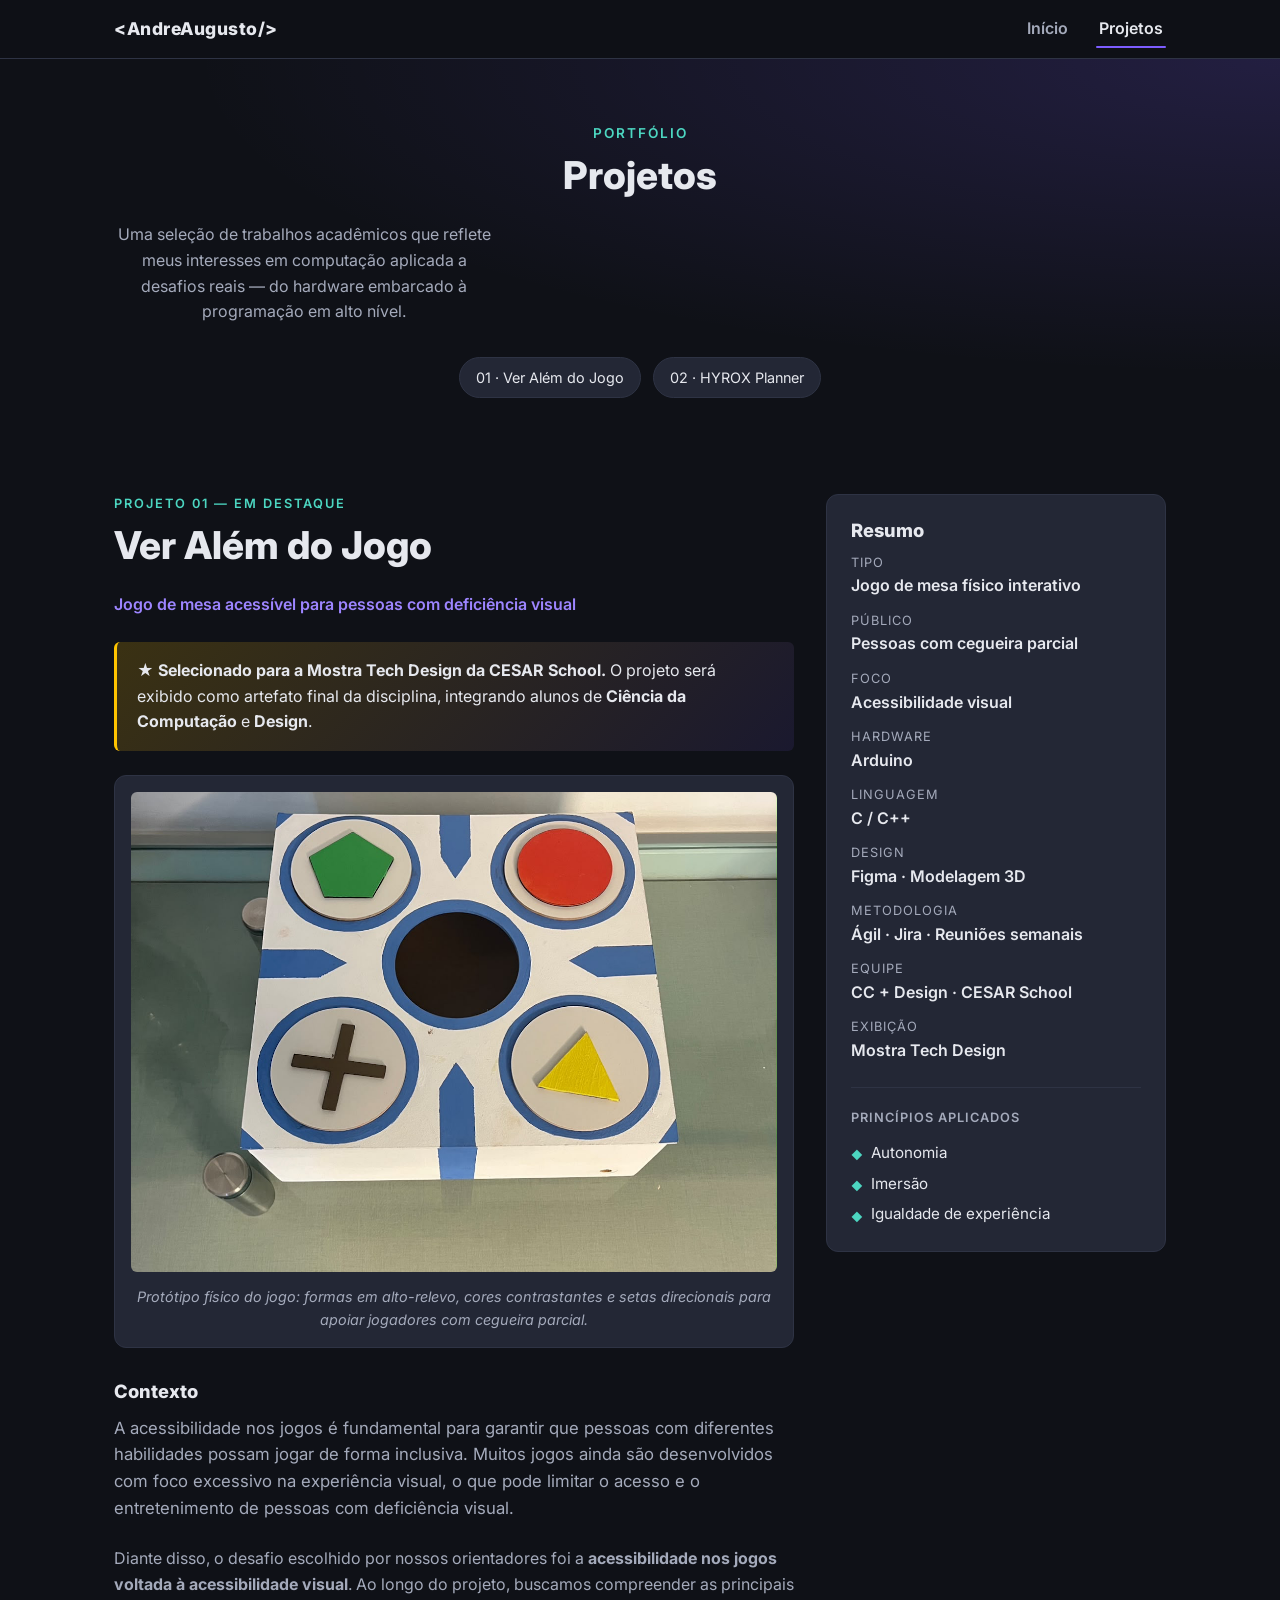
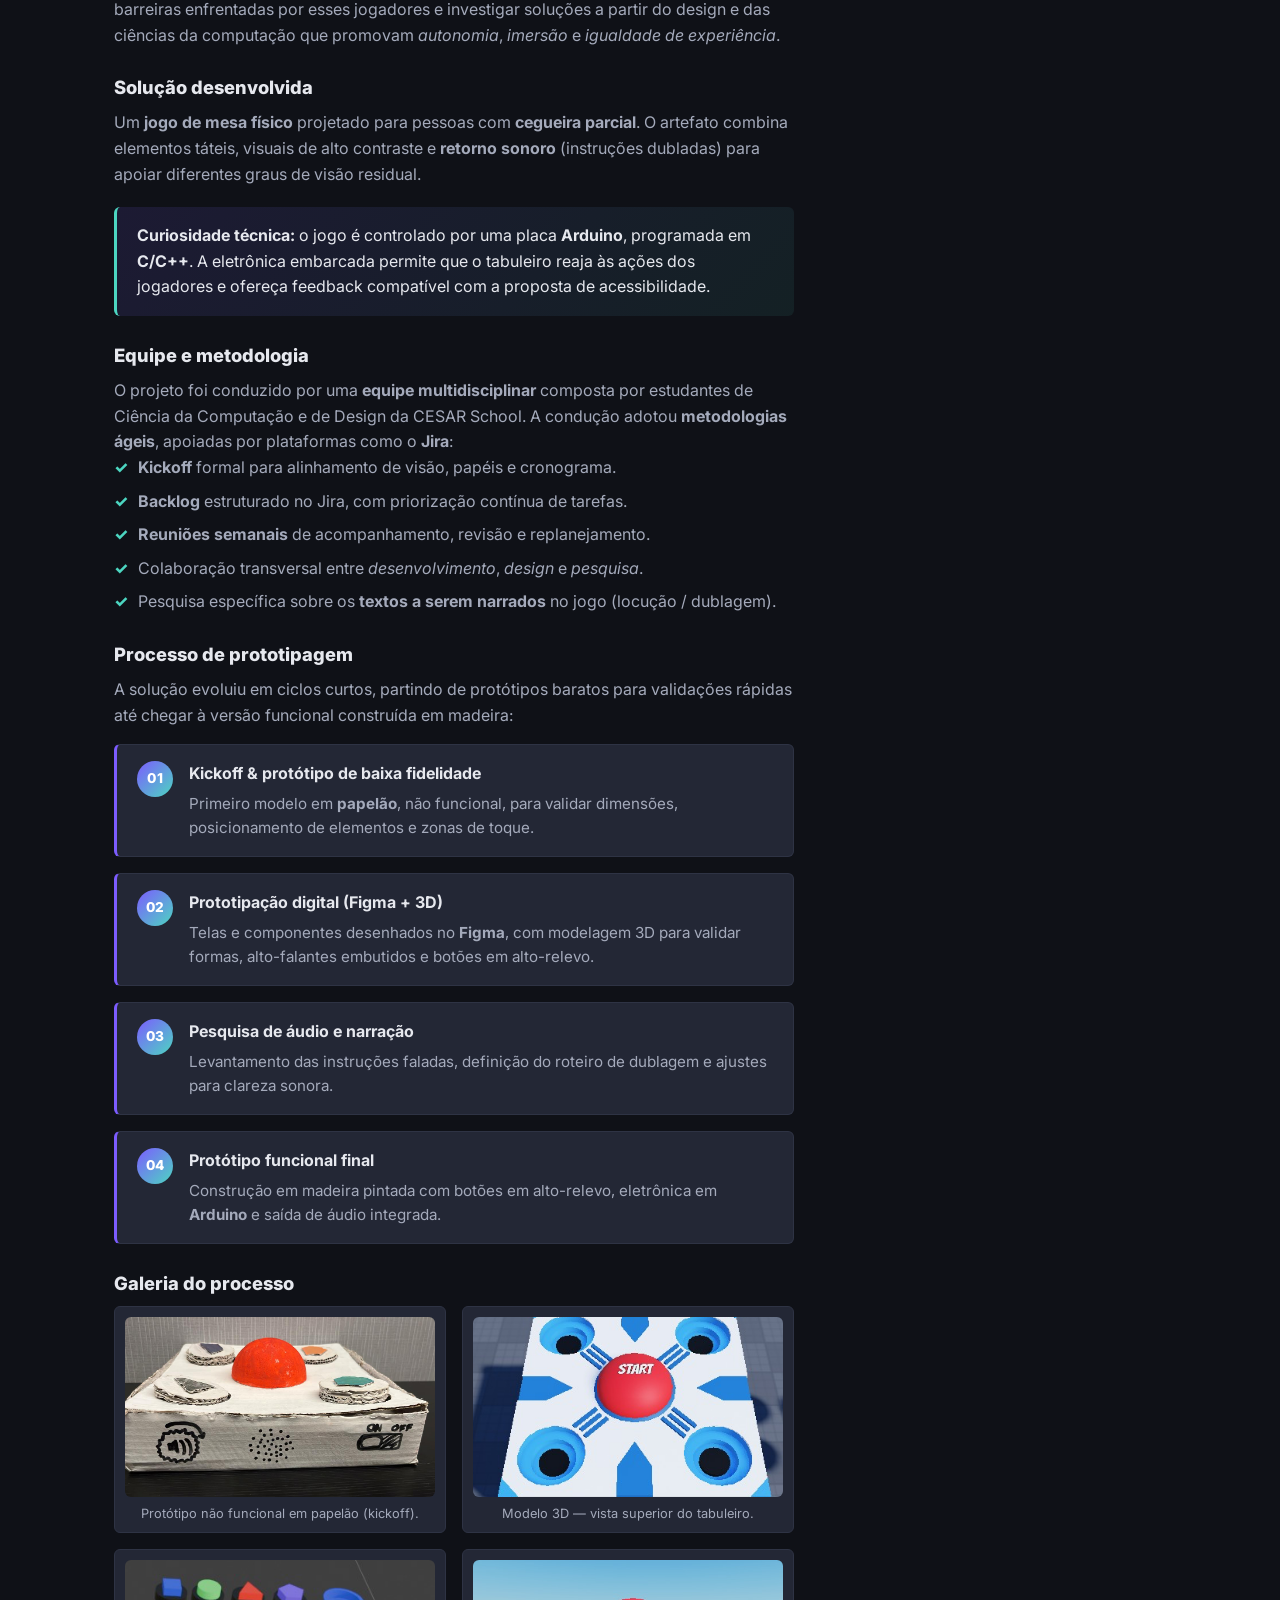
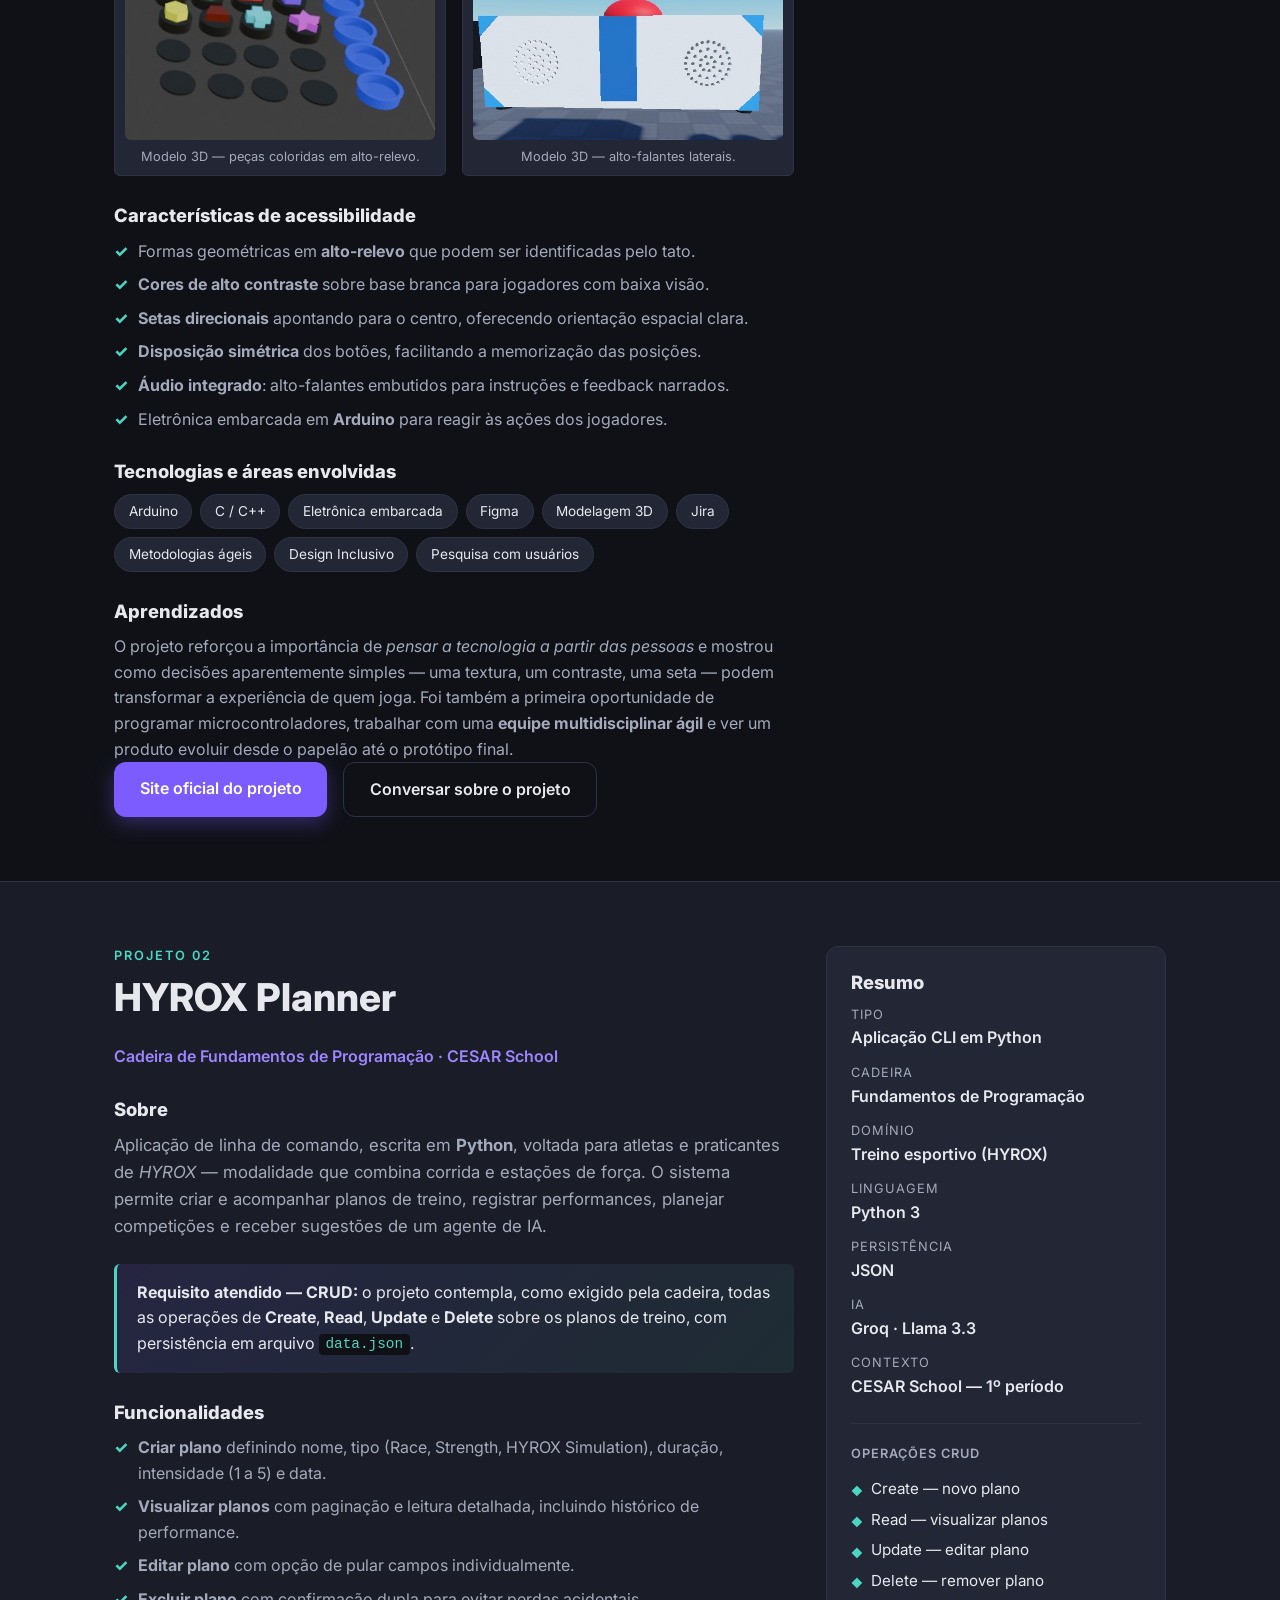
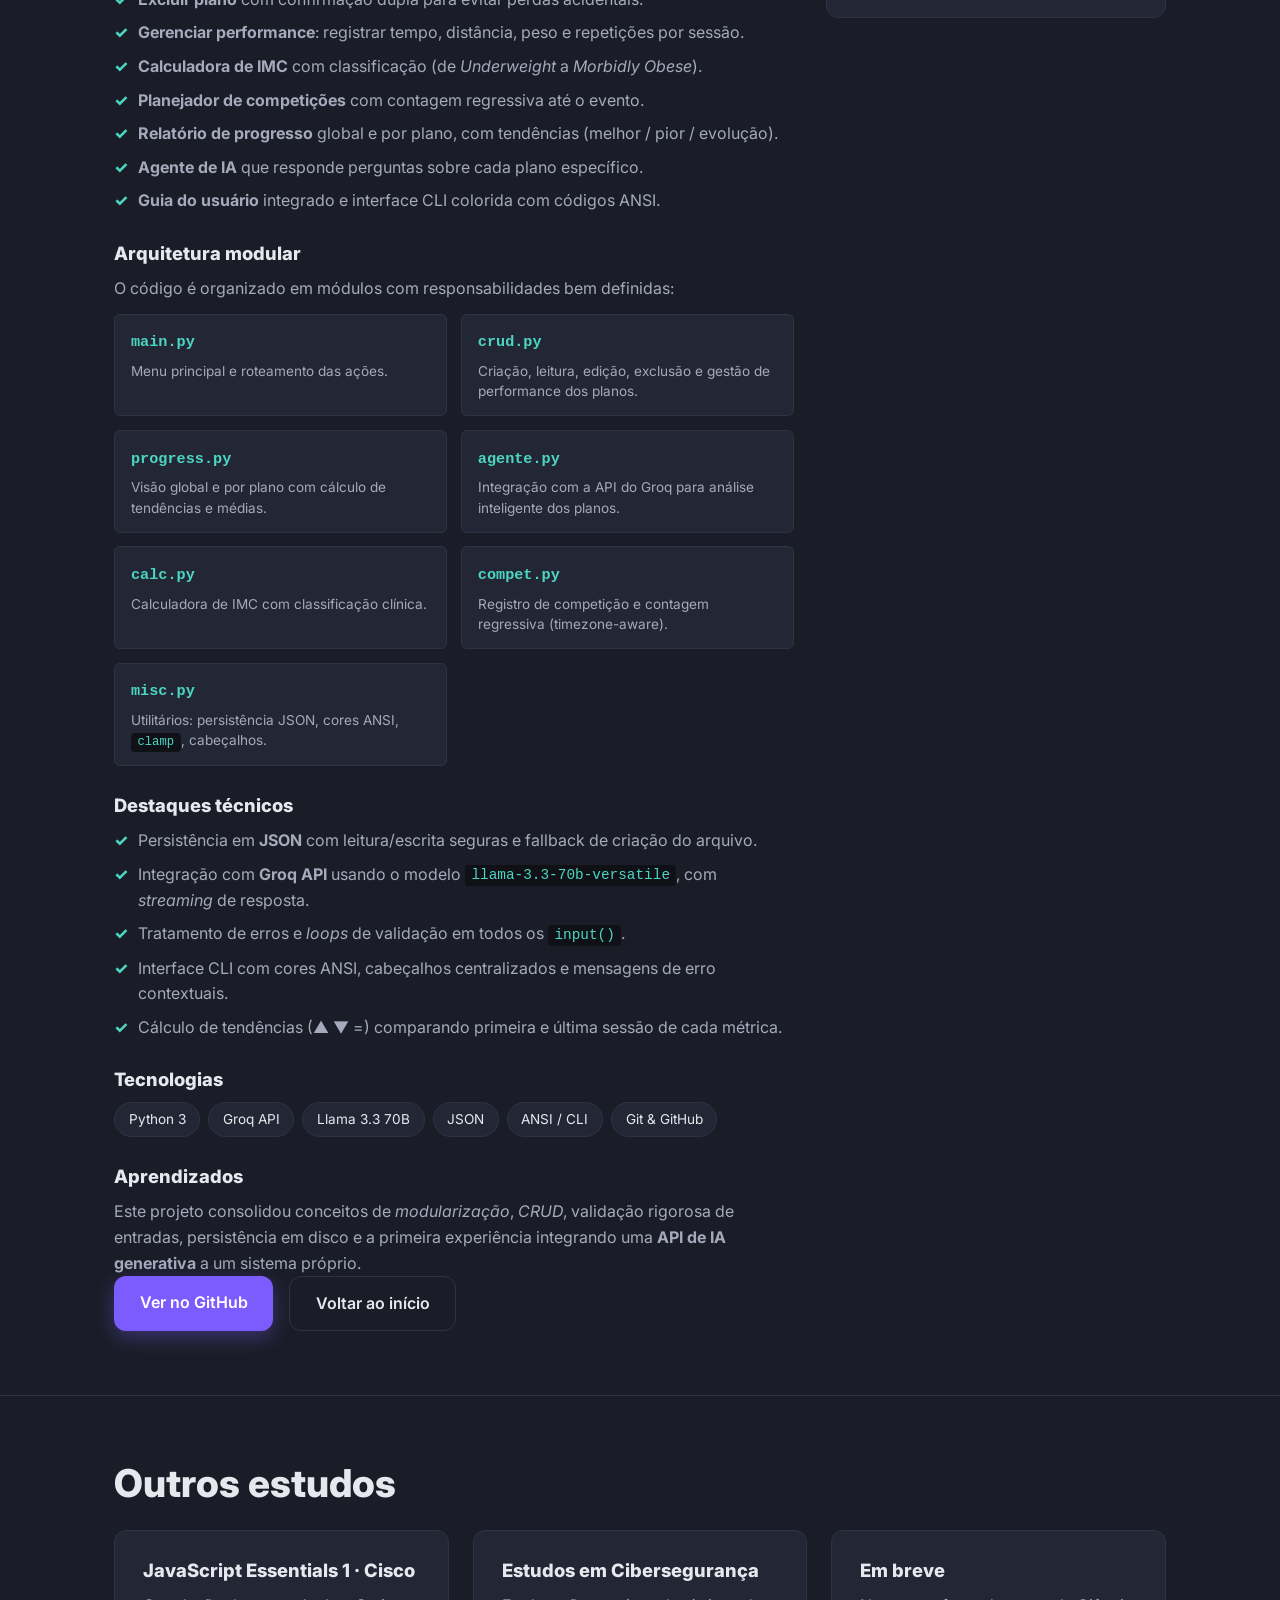
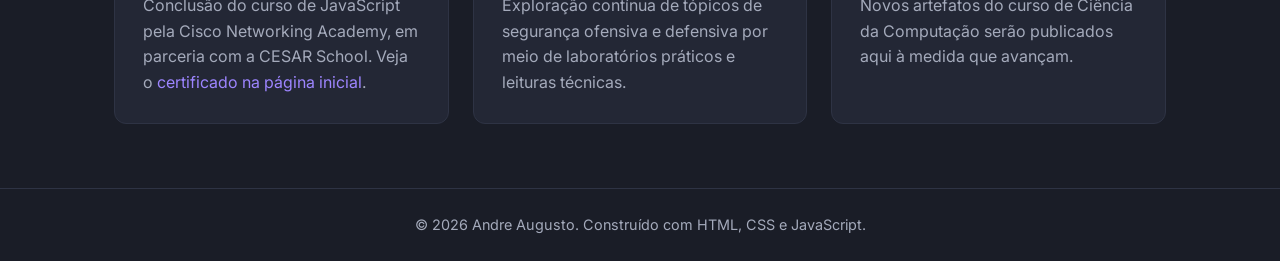
<file: projetos.html>
<!DOCTYPE html>
<html lang="pt-BR">
<head>
    <meta charset="UTF-8">
    <meta name="viewport" content="width=device-width, initial-scale=1.0">
    <meta name="description" content="Projetos acadêmicos de Andre Augusto: Ver Além do Jogo (jogo de mesa acessível com Arduino) e Hyrox (Python, Fundamentos de Programação) — CESAR School.">
    <meta name="author" content="Andre Augusto">
    <title>Projetos | Andre Augusto</title>
    <link rel="stylesheet" href="style.css">
    <link rel="preconnect" href="https://fonts.googleapis.com">
    <link rel="preconnect" href="https://fonts.gstatic.com" crossorigin>
    <link rel="stylesheet" href="https://fonts.googleapis.com/css2?family=Inter:wght@400;600;800&amp;display=swap">
</head>
<body>
    <a class="skip-link" href="#conteudo">Pular para o conteúdo</a>

    <header class="cabecalho">
        <div class="container cabecalho-conteudo">
            <h1 class="logo"><a href="index.html">&lt;AndreAugusto/&gt;</a></h1>
            <nav class="navegacao" aria-label="Navegação principal">
                <ul>
                    <li><a href="index.html">Início</a></li>
                    <li><a href="projetos.html" class="ativo" aria-current="page">Projetos</a></li>
                </ul>
            </nav>
        </div>
    </header>

    <main id="conteudo">
        <section class="hero hero-pequeno">
            <div class="container">
                <p class="saudacao">Portfólio</p>
                <h2>Projetos</h2>
                <p class="descricao">
                    Uma seleção de trabalhos acadêmicos que reflete meus
                    interesses em computação aplicada a desafios reais —
                    do hardware embarcado à programação em alto nível.
                </p>
                <nav class="indice-projetos" aria-label="Índice de projetos">
                    <ul>
                        <li><a href="#projeto-1">01 · Ver Além do Jogo</a></li>
                        <li><a href="#projeto-2">02 · HYROX Planner</a></li>
                    </ul>
                </nav>
            </div>
        </section>

        <section id="projeto-1" class="projeto-detalhe" aria-labelledby="titulo-projeto-1">
            <div class="container projeto-grid">
                <article class="projeto-conteudo">
                    <p class="tag-projeto">Projeto 01 — Em destaque</p>
                    <h2 id="titulo-projeto-1">Ver Além do Jogo</h2>
                    <p class="cargo">Jogo de mesa acessível para pessoas com deficiência visual</p>

                    <aside class="callout callout-mostra" role="note">
                        <p>
                            <strong>★ Selecionado para a Mostra Tech Design da CESAR School.</strong>
                            O projeto será exibido como artefato final da
                            disciplina, integrando alunos de
                            <strong>Ciência da Computação</strong> e
                            <strong>Design</strong>.
                        </p>
                    </aside>

                    <figure class="figura-projeto">
                        <img src="imagens/jogo-acessibilidade.png"
                             alt="Vista superior de um jogo de mesa em formato de caixa branca de madeira, com bordas pintadas em azul, quatro botões circulares contendo formas geométricas em alto-relevo (pentágono verde, círculo vermelho, cruz marrom e triângulo amarelo) e um círculo central preto.">
                        <figcaption>
                            Protótipo físico do jogo: formas em alto-relevo,
                            cores contrastantes e setas direcionais para
                            apoiar jogadores com cegueira parcial.
                        </figcaption>
                    </figure>

                    <h3>Contexto</h3>
                    <p class="descricao-projeto">
                        A acessibilidade nos jogos é fundamental para
                        garantir que pessoas com diferentes habilidades
                        possam jogar de forma inclusiva. Muitos jogos ainda
                        são desenvolvidos com foco excessivo na experiência
                        visual, o que pode limitar o acesso e o
                        entretenimento de pessoas com deficiência visual.
                    </p>
                    <p>
                        Diante disso, o desafio escolhido por nossos
                        orientadores foi a <strong>acessibilidade nos jogos
                        voltada à acessibilidade visual</strong>. Ao longo
                        do projeto, buscamos compreender as principais
                        barreiras enfrentadas por esses jogadores e
                        investigar soluções a partir do design e das
                        ciências da computação que promovam
                        <em>autonomia</em>, <em>imersão</em> e
                        <em>igualdade de experiência</em>.
                    </p>

                    <h3>Solução desenvolvida</h3>
                    <p>
                        Um <strong>jogo de mesa físico</strong> projetado
                        para pessoas com <strong>cegueira parcial</strong>.
                        O artefato combina elementos táteis, visuais de
                        alto contraste e <strong>retorno sonoro</strong>
                        (instruções dubladas) para apoiar diferentes graus
                        de visão residual.
                    </p>

                    <aside class="callout">
                        <p>
                            <strong>Curiosidade técnica:</strong>
                            o jogo é controlado por uma placa
                            <strong>Arduino</strong>, programada em
                            <strong>C/C++</strong>. A eletrônica embarcada
                            permite que o tabuleiro reaja às ações dos
                            jogadores e ofereça feedback compatível com a
                            proposta de acessibilidade.
                        </p>
                    </aside>

                    <h3>Equipe e metodologia</h3>
                    <p>
                        O projeto foi conduzido por uma <strong>equipe
                        multidisciplinar</strong> composta por estudantes
                        de Ciência da Computação e de Design da CESAR
                        School. A condução adotou
                        <strong>metodologias ágeis</strong>, apoiadas por
                        plataformas como o <strong>Jira</strong>:
                    </p>
                    <ul class="lista-checks">
                        <li><strong>Kickoff</strong> formal para alinhamento de visão, papéis e cronograma.</li>
                        <li><strong>Backlog</strong> estruturado no Jira, com priorização contínua de tarefas.</li>
                        <li><strong>Reuniões semanais</strong> de acompanhamento, revisão e replanejamento.</li>
                        <li>Colaboração transversal entre <em>desenvolvimento</em>, <em>design</em> e <em>pesquisa</em>.</li>
                        <li>Pesquisa específica sobre os <strong>textos a serem narrados</strong> no jogo (locução / dublagem).</li>
                    </ul>

                    <h3>Processo de prototipagem</h3>
                    <p>
                        A solução evoluiu em ciclos curtos, partindo de
                        protótipos baratos para validações rápidas até
                        chegar à versão funcional construída em madeira:
                    </p>

                    <ol class="timeline-prototipos">
                        <li>
                            <span class="timeline-step">01</span>
                            <div>
                                <h4>Kickoff &amp; protótipo de baixa fidelidade</h4>
                                <p>Primeiro modelo em <strong>papelão</strong>, não funcional, para validar dimensões, posicionamento de elementos e zonas de toque.</p>
                            </div>
                        </li>
                        <li>
                            <span class="timeline-step">02</span>
                            <div>
                                <h4>Prototipação digital (Figma + 3D)</h4>
                                <p>Telas e componentes desenhados no <strong>Figma</strong>, com modelagem 3D para validar formas, alto-falantes embutidos e botões em alto-relevo.</p>
                            </div>
                        </li>
                        <li>
                            <span class="timeline-step">03</span>
                            <div>
                                <h4>Pesquisa de áudio e narração</h4>
                                <p>Levantamento das instruções faladas, definição do roteiro de dublagem e ajustes para clareza sonora.</p>
                            </div>
                        </li>
                        <li>
                            <span class="timeline-step">04</span>
                            <div>
                                <h4>Protótipo funcional final</h4>
                                <p>Construção em madeira pintada com botões em alto-relevo, eletrônica em <strong>Arduino</strong> e saída de áudio integrada.</p>
                            </div>
                        </li>
                    </ol>

                    <h3>Galeria do processo</h3>
                    <div class="galeria-prototipos">
                        <figure>
                            <img src="imagens/jogo-prototipo-papelao.png"
                                 alt="Protótipo não funcional construído em papelão pintado de branco, com domo central laranja, quatro suportes circulares para peças com formas coloridas, ícones desenhados de alto-falante e botão liga/desliga.">
                            <figcaption>Protótipo não funcional em papelão (kickoff).</figcaption>
                        </figure>
                        <figure>
                            <img src="imagens/jogo-3d-topo.png"
                                 alt="Modelo 3D do jogo em vista superior, mostrando uma caixa branca com cantos azuis, quatro entradas circulares azul-escuro, setas direcionais azuis convergindo para o centro e um botão vermelho com a palavra START.">
                            <figcaption>Modelo 3D — vista superior do tabuleiro.</figcaption>
                        </figure>
                        <figure>
                            <img src="imagens/jogo-3d-pecas.png"
                                 alt="Modelo 3D das peças do jogo em diferentes formas e cores: quadrado azul, hexágonos verde e amarelo, triângulos vermelho e laranja, cruz marrom, pentágono e estrela roxa, sobre bases circulares pretas, ao lado de quatro suportes circulares azuis empilhados.">
                            <figcaption>Modelo 3D — peças coloridas em alto-relevo.</figcaption>
                        </figure>
                        <figure>
                            <img src="imagens/jogo-3d-lateral.png"
                                 alt="Modelo 3D do jogo em vista lateral, mostrando dois alto-falantes circulares embutidos na lateral da caixa branca, cantos azuis e topo do botão vermelho central visível.">
                            <figcaption>Modelo 3D — alto-falantes laterais.</figcaption>
                        </figure>
                    </div>

                    <h3>Características de acessibilidade</h3>
                    <ul class="lista-checks">
                        <li>Formas geométricas em <strong>alto-relevo</strong> que podem ser identificadas pelo tato.</li>
                        <li><strong>Cores de alto contraste</strong> sobre base branca para jogadores com baixa visão.</li>
                        <li><strong>Setas direcionais</strong> apontando para o centro, oferecendo orientação espacial clara.</li>
                        <li><strong>Disposição simétrica</strong> dos botões, facilitando a memorização das posições.</li>
                        <li><strong>Áudio integrado</strong>: alto-falantes embutidos para instruções e feedback narrados.</li>
                        <li>Eletrônica embarcada em <strong>Arduino</strong> para reagir às ações dos jogadores.</li>
                    </ul>

                    <h3>Tecnologias e áreas envolvidas</h3>
                    <ul class="tags-tecnologia">
                        <li>Arduino</li>
                        <li>C / C++</li>
                        <li>Eletrônica embarcada</li>
                        <li>Figma</li>
                        <li>Modelagem 3D</li>
                        <li>Jira</li>
                        <li>Metodologias ágeis</li>
                        <li>Design Inclusivo</li>
                        <li>Pesquisa com usuários</li>
                    </ul>

                    <h3>Aprendizados</h3>
                    <p>
                        O projeto reforçou a importância de
                        <em>pensar a tecnologia a partir das pessoas</em> e
                        mostrou como decisões aparentemente simples — uma
                        textura, um contraste, uma seta — podem transformar
                        a experiência de quem joga. Foi também a primeira
                        oportunidade de programar microcontroladores,
                        trabalhar com uma <strong>equipe multidisciplinar
                        ágil</strong> e ver um produto evoluir desde o
                        papelão até o protótipo final.
                    </p>

                    <div class="botoes">
                        <a href="https://sites.google.com/cesar.school/projeto1-ver-alem-do-jogo/home" target="_blank" rel="noopener noreferrer" class="botao botao-primario">
                            Site oficial do projeto
                        </a>
                        <a href="index.html#contato" class="botao botao-secundario">Conversar sobre o projeto</a>
                    </div>
                </article>

                <aside class="projeto-sidebar" aria-label="Resumo do projeto Ver Além do Jogo">
                    <h3>Resumo</h3>
                    <dl>
                        <dt>Tipo</dt>
                        <dd>Jogo de mesa físico interativo</dd>
                        <dt>Público</dt>
                        <dd>Pessoas com cegueira parcial</dd>
                        <dt>Foco</dt>
                        <dd>Acessibilidade visual</dd>
                        <dt>Hardware</dt>
                        <dd>Arduino</dd>
                        <dt>Linguagem</dt>
                        <dd>C / C++</dd>
                        <dt>Design</dt>
                        <dd>Figma · Modelagem 3D</dd>
                        <dt>Metodologia</dt>
                        <dd>Ágil · Jira · Reuniões semanais</dd>
                        <dt>Equipe</dt>
                        <dd>CC + Design · CESAR School</dd>
                        <dt>Exibição</dt>
                        <dd>Mostra Tech Design</dd>
                    </dl>

                    <div class="destaque-sidebar">
                        <h4>Princípios aplicados</h4>
                        <ul>
                            <li>Autonomia</li>
                            <li>Imersão</li>
                            <li>Igualdade de experiência</li>
                        </ul>
                    </div>
                </aside>
            </div>
        </section>

        <section id="projeto-2" class="projeto-detalhe projeto-detalhe-alt" aria-labelledby="titulo-projeto-2">
            <div class="container projeto-grid">
                <article class="projeto-conteudo">
                    <p class="tag-projeto">Projeto 02</p>
                    <h2 id="titulo-projeto-2">HYROX Planner</h2>
                    <p class="cargo">Cadeira de Fundamentos de Programação · CESAR School</p>

                    <h3>Sobre</h3>
                    <p class="descricao-projeto">
                        Aplicação de linha de comando, escrita em
                        <strong>Python</strong>, voltada para atletas e
                        praticantes de <em>HYROX</em> — modalidade que
                        combina corrida e estações de força. O sistema
                        permite criar e acompanhar planos de treino,
                        registrar performances, planejar competições e
                        receber sugestões de um agente de IA.
                    </p>

                    <aside class="callout">
                        <p>
                            <strong>Requisito atendido — CRUD:</strong>
                            o projeto contempla, como exigido pela cadeira,
                            todas as operações de
                            <strong>Create</strong>,
                            <strong>Read</strong>,
                            <strong>Update</strong> e
                            <strong>Delete</strong> sobre os planos de
                            treino, com persistência em arquivo
                            <code>data.json</code>.
                        </p>
                    </aside>

                    <h3>Funcionalidades</h3>
                    <ul class="lista-checks">
                        <li><strong>Criar plano</strong> definindo nome, tipo (Race, Strength, HYROX Simulation), duração, intensidade (1 a 5) e data.</li>
                        <li><strong>Visualizar planos</strong> com paginação e leitura detalhada, incluindo histórico de performance.</li>
                        <li><strong>Editar plano</strong> com opção de pular campos individualmente.</li>
                        <li><strong>Excluir plano</strong> com confirmação dupla para evitar perdas acidentais.</li>
                        <li><strong>Gerenciar performance</strong>: registrar tempo, distância, peso e repetições por sessão.</li>
                        <li><strong>Calculadora de IMC</strong> com classificação (de <em>Underweight</em> a <em>Morbidly Obese</em>).</li>
                        <li><strong>Planejador de competições</strong> com contagem regressiva até o evento.</li>
                        <li><strong>Relatório de progresso</strong> global e por plano, com tendências (melhor / pior / evolução).</li>
                        <li><strong>Agente de IA</strong> que responde perguntas sobre cada plano específico.</li>
                        <li><strong>Guia do usuário</strong> integrado e interface CLI colorida com códigos ANSI.</li>
                    </ul>

                    <h3>Arquitetura modular</h3>
                    <p>
                        O código é organizado em módulos com
                        responsabilidades bem definidas:
                    </p>
                    <ul class="modulos-grid">
                        <li>
                            <h4><code>main.py</code></h4>
                            <p>Menu principal e roteamento das ações.</p>
                        </li>
                        <li>
                            <h4><code>crud.py</code></h4>
                            <p>Criação, leitura, edição, exclusão e gestão de performance dos planos.</p>
                        </li>
                        <li>
                            <h4><code>progress.py</code></h4>
                            <p>Visão global e por plano com cálculo de tendências e médias.</p>
                        </li>
                        <li>
                            <h4><code>agente.py</code></h4>
                            <p>Integração com a API do Groq para análise inteligente dos planos.</p>
                        </li>
                        <li>
                            <h4><code>calc.py</code></h4>
                            <p>Calculadora de IMC com classificação clínica.</p>
                        </li>
                        <li>
                            <h4><code>compet.py</code></h4>
                            <p>Registro de competição e contagem regressiva (timezone-aware).</p>
                        </li>
                        <li>
                            <h4><code>misc.py</code></h4>
                            <p>Utilitários: persistência JSON, cores ANSI, <code>clamp</code>, cabeçalhos.</p>
                        </li>
                    </ul>

                    <h3>Destaques técnicos</h3>
                    <ul class="lista-checks">
                        <li>Persistência em <strong>JSON</strong> com leitura/escrita seguras e fallback de criação do arquivo.</li>
                        <li>Integração com <strong>Groq API</strong> usando o modelo <code>llama-3.3-70b-versatile</code>, com <em>streaming</em> de resposta.</li>
                        <li>Tratamento de erros e <em>loops</em> de validação em todos os <code>input()</code>.</li>
                        <li>Interface CLI com cores ANSI, cabeçalhos centralizados e mensagens de erro contextuais.</li>
                        <li>Cálculo de tendências (▲ ▼ =) comparando primeira e última sessão de cada métrica.</li>
                    </ul>

                    <h3>Tecnologias</h3>
                    <ul class="tags-tecnologia">
                        <li>Python 3</li>
                        <li>Groq API</li>
                        <li>Llama 3.3 70B</li>
                        <li>JSON</li>
                        <li>ANSI / CLI</li>
                        <li>Git &amp; GitHub</li>
                    </ul>

                    <h3>Aprendizados</h3>
                    <p>
                        Este projeto consolidou conceitos de
                        <em>modularização</em>, <em>CRUD</em>, validação
                        rigorosa de entradas, persistência em disco e a
                        primeira experiência integrando uma <strong>API de
                        IA generativa</strong> a um sistema próprio.
                    </p>

                    <div class="botoes">
                        <a href="https://github.com/gum-gummii/cesar_dressing/tree/main/python/goddamn%20hyrox" target="_blank" rel="noopener noreferrer" class="botao botao-primario">
                            Ver no GitHub
                        </a>
                        <a href="index.html" class="botao botao-secundario">Voltar ao início</a>
                    </div>
                </article>

                <aside class="projeto-sidebar" aria-label="Resumo do projeto HYROX Planner">
                    <h3>Resumo</h3>
                    <dl>
                        <dt>Tipo</dt>
                        <dd>Aplicação CLI em Python</dd>
                        <dt>Cadeira</dt>
                        <dd>Fundamentos de Programação</dd>
                        <dt>Domínio</dt>
                        <dd>Treino esportivo (HYROX)</dd>
                        <dt>Linguagem</dt>
                        <dd>Python 3</dd>
                        <dt>Persistência</dt>
                        <dd>JSON</dd>
                        <dt>IA</dt>
                        <dd>Groq · Llama 3.3</dd>
                        <dt>Contexto</dt>
                        <dd>CESAR School — 1º período</dd>
                    </dl>

                    <div class="destaque-sidebar">
                        <h4>Operações CRUD</h4>
                        <ul>
                            <li>Create — novo plano</li>
                            <li>Read — visualizar planos</li>
                            <li>Update — editar plano</li>
                            <li>Delete — remover plano</li>
                        </ul>
                    </div>
                </aside>
            </div>
        </section>

        <section class="outros-projetos" aria-labelledby="titulo-outros">
            <div class="container">
                <h2 id="titulo-outros">Outros estudos</h2>
                <ul class="cards-grid">
                    <li class="card">
                        <h3>JavaScript Essentials 1 · Cisco</h3>
                        <p>
                            Conclusão do curso de JavaScript pela Cisco
                            Networking Academy, em parceria com a CESAR
                            School. Veja o
                            <a href="index.html#titulo-certificados">certificado na página inicial</a>.
                        </p>
                    </li>
                    <li class="card">
                        <h3>Estudos em Cibersegurança</h3>
                        <p>
                            Exploração contínua de tópicos de segurança
                            ofensiva e defensiva por meio de laboratórios
                            práticos e leituras técnicas.
                        </p>
                    </li>
                    <li class="card">
                        <h3>Em breve</h3>
                        <p>
                            Novos artefatos do curso de Ciência da
                            Computação serão publicados aqui à medida que
                            avançam.
                        </p>
                    </li>
                </ul>
            </div>
        </section>
    </main>

    <footer class="rodape">
        <div class="container">
            <p>&copy; 2026 Andre Augusto. Construído com HTML, CSS e JavaScript.</p>
        </div>
    </footer>

    <script src="script.js"></script>
</body>
</html>
</file>
<file: style.css>
/* ===== Reset e variáveis ===== */
*,
*::before,
*::after {
    box-sizing: border-box;
    margin: 0;
    padding: 0;
}

:root {
    --cor-fundo: #0f1117;
    --cor-fundo-claro: #1a1d27;
    --cor-superficie: #232735;
    --cor-borda: #2e3344;
    --cor-texto: #e6e8ee;
    --cor-texto-suave: #a4aabb;
    --cor-primaria: #7c5cff;
    --cor-primaria-clara: #9d85ff;
    --cor-destaque: #4cd6c1;
    --raio: 12px;
    --raio-pequeno: 6px;
    --transicao: 0.25s ease;
    --largura-max: 1100px;
}

html {
    scroll-behavior: smooth;
}

body {
    font-family: 'Inter', system-ui, -apple-system, sans-serif;
    background-color: var(--cor-fundo);
    color: var(--cor-texto);
    line-height: 1.6;
    min-height: 100vh;
    display: flex;
    flex-direction: column;
}

main {
    flex: 1;
}

/* ===== Acessibilidade ===== */
.skip-link {
    position: absolute;
    top: -50px;
    left: 0;
    padding: 0.75rem 1rem;
    background-color: var(--cor-primaria);
    color: #fff;
    z-index: 1000;
    transition: top var(--transicao);
}

.skip-link:focus {
    top: 0;
}

a:focus-visible,
button:focus-visible {
    outline: 2px solid var(--cor-destaque);
    outline-offset: 3px;
}

/* ===== Layout base ===== */
.container {
    width: 100%;
    max-width: var(--largura-max);
    margin: 0 auto;
    padding: 0 1.5rem;
}

section {
    padding: 4rem 0;
}

h1, h2, h3 {
    font-weight: 800;
    line-height: 1.2;
}

h2 {
    font-size: clamp(1.75rem, 3vw, 2.5rem);
    margin-bottom: 1.5rem;
}

h3 {
    font-size: 1.15rem;
    margin-bottom: 0.75rem;
}

p {
    color: var(--cor-texto-suave);
}

a {
    color: var(--cor-primaria-clara);
    text-decoration: none;
    transition: color var(--transicao);
}

a:hover {
    color: var(--cor-destaque);
}

/* ===== Cabeçalho ===== */
.cabecalho {
    background-color: rgba(15, 17, 23, 0.85);
    backdrop-filter: blur(8px);
    border-bottom: 1px solid var(--cor-borda);
    position: sticky;
    top: 0;
    z-index: 100;
}

.cabecalho-conteudo {
    display: flex;
    align-items: center;
    justify-content: space-between;
    padding-top: 1rem;
    padding-bottom: 1rem;
}

.logo {
    font-size: 1.1rem;
    letter-spacing: 0.5px;
}

.logo a {
    color: var(--cor-texto);
}

.navegacao ul {
    list-style: none;
    display: flex;
    gap: 1.5rem;
}

.navegacao a {
    color: var(--cor-texto-suave);
    font-weight: 600;
    padding: 0.4rem 0.2rem;
    position: relative;
}

.navegacao a.ativo,
.navegacao a:hover {
    color: var(--cor-texto);
}

.navegacao a.ativo::after {
    content: '';
    position: absolute;
    bottom: -4px;
    left: 0;
    width: 100%;
    height: 2px;
    background-color: var(--cor-primaria);
    border-radius: 2px;
}

/* ===== Hero ===== */
.hero {
    padding: 5rem 0 4rem;
    background: radial-gradient(ellipse at top right, rgba(124, 92, 255, 0.18), transparent 60%);
}

.hero-pequeno {
    padding: 4rem 0 2rem;
    text-align: center;
}

.hero-grid {
    display: grid;
    grid-template-columns: 1fr 1fr;
    gap: 3rem;
    align-items: center;
}

.saudacao {
    color: var(--cor-destaque);
    font-weight: 600;
    margin-bottom: 0.5rem;
    text-transform: uppercase;
    letter-spacing: 2px;
    font-size: 0.85rem;
}

.hero-texto h2 {
    font-size: clamp(2rem, 4vw, 3rem);
    color: var(--cor-texto);
    margin-bottom: 0.5rem;
}

.cargo {
    font-size: 1.2rem;
    color: var(--cor-primaria-clara);
    font-weight: 600;
    margin-bottom: 1.25rem;
}

.descricao {
    margin-bottom: 2rem;
    max-width: 38ch;
}

.botoes {
    display: flex;
    gap: 1rem;
    flex-wrap: wrap;
}

.botao {
    display: inline-block;
    padding: 0.85rem 1.6rem;
    border-radius: var(--raio);
    font-weight: 600;
    transition: transform var(--transicao), background-color var(--transicao), box-shadow var(--transicao);
    text-align: center;
}

.botao-primario {
    background-color: var(--cor-primaria);
    color: #fff;
    box-shadow: 0 6px 20px rgba(124, 92, 255, 0.35);
}

.botao-primario:hover {
    background-color: var(--cor-primaria-clara);
    color: #fff;
    transform: translateY(-2px);
}

.botao-secundario {
    background-color: transparent;
    color: var(--cor-texto);
    border: 1px solid var(--cor-borda);
}

.botao-secundario:hover {
    border-color: var(--cor-primaria);
    color: var(--cor-primaria-clara);
    transform: translateY(-2px);
}

/* ===== Canvas p5.js ===== */
.hero-canvas {
    display: flex;
    flex-direction: column;
    align-items: center;
    gap: 0.75rem;
}

.canvas-foto-wrapper {
    position: relative;
    width: 100%;
    max-width: 360px;
    aspect-ratio: 1 / 1;
}

#sketch-holder {
    position: absolute;
    inset: 0;
    background-color: var(--cor-fundo-claro);
    border-radius: var(--raio);
    border: 1px solid var(--cor-borda);
    overflow: hidden;
    display: flex;
    align-items: center;
    justify-content: center;
}

.foto-perfil {
    position: absolute;
    top: 50%;
    left: 50%;
    transform: translate(-50%, -50%);
    width: 58%;
    height: 58%;
    border-radius: 50%;
    object-fit: cover;
    border: 3px solid var(--cor-primaria);
    box-shadow:
        0 0 0 4px rgba(15, 17, 23, 0.85),
        0 0 30px rgba(124, 92, 255, 0.55),
        0 8px 25px rgba(0, 0, 0, 0.4);
    z-index: 2;
    pointer-events: none;
    animation: flutuar 6s ease-in-out infinite;
}

@keyframes flutuar {
    0%, 100% { transform: translate(-50%, -50%); }
    50%      { transform: translate(-50%, calc(-50% - 6px)); }
}

@media (prefers-reduced-motion: reduce) {
    .foto-perfil { animation: none; }
}

.legenda-canvas {
    font-size: 0.85rem;
    color: var(--cor-texto-suave);
    font-style: italic;
}

/* ===== Sobre ===== */
.sobre {
    background-color: var(--cor-fundo-claro);
}

.sobre-texto p {
    margin-bottom: 1rem;
    max-width: 70ch;
}

/* ===== Cards Grid ===== */
.cards-grid {
    list-style: none;
    display: grid;
    grid-template-columns: repeat(auto-fit, minmax(220px, 1fr));
    gap: 1.5rem;
}

.card {
    background-color: var(--cor-superficie);
    padding: 1.75rem;
    border-radius: var(--raio);
    border: 1px solid var(--cor-borda);
    transition: transform var(--transicao), border-color var(--transicao);
}

.card:hover {
    transform: translateY(-4px);
    border-color: var(--cor-primaria);
}

.card h3 {
    color: var(--cor-texto);
}

/* ===== Habilidades ===== */
.habilidades {
    background-color: var(--cor-fundo-claro);
}

.habilidades-flex {
    display: flex;
    flex-wrap: wrap;
    gap: 1.5rem;
}

.habilidade {
    flex: 1 1 220px;
    background-color: var(--cor-superficie);
    padding: 1.25rem;
    border-radius: var(--raio);
    border: 1px solid var(--cor-borda);
}

.barra {
    width: 100%;
    height: 10px;
    background-color: var(--cor-fundo);
    border-radius: var(--raio-pequeno);
    overflow: hidden;
}

.preenchimento {
    display: block;
    height: 100%;
    background: linear-gradient(90deg, var(--cor-primaria), var(--cor-destaque));
    width: 0;
    transition: width 1.2s ease-out;
}

/* ===== Estudos ===== */
.subtitulo {
    margin-bottom: 1.5rem;
}

.lista-links {
    list-style: none;
    display: flex;
    flex-direction: column;
    gap: 0.75rem;
}

.lista-links li {
    background-color: var(--cor-superficie);
    padding: 1rem 1.25rem;
    border-radius: var(--raio-pequeno);
    border-left: 3px solid var(--cor-primaria);
}

.lista-links span {
    color: var(--cor-texto-suave);
}

/* ===== Contato ===== */
.contato {
    background: linear-gradient(135deg, rgba(124, 92, 255, 0.12), rgba(76, 214, 193, 0.06));
}

.contato-grid {
    display: grid;
    grid-template-columns: 1fr 1fr;
    gap: 2rem;
    align-items: center;
}

.cartao-contato {
    background-color: var(--cor-superficie);
    padding: 1.75rem;
    border-radius: var(--raio);
    border: 1px solid var(--cor-borda);
    font-style: normal;
}

.cartao-contato ul {
    list-style: none;
    display: flex;
    flex-direction: column;
    gap: 0.75rem;
}

.cartao-contato strong {
    color: var(--cor-texto);
    margin-right: 0.4rem;
}

/* ===== Página de Projetos ===== */
.projeto-grid {
    display: grid;
    grid-template-columns: 2fr 1fr;
    gap: 2rem;
    align-items: start;
}

.tag-projeto {
    color: var(--cor-destaque);
    text-transform: uppercase;
    letter-spacing: 2px;
    font-size: 0.8rem;
    font-weight: 600;
    margin-bottom: 0.5rem;
}

.descricao-projeto {
    margin-bottom: 1.5rem;
    font-size: 1.05rem;
}

.projeto-conteudo h3 {
    color: var(--cor-texto);
    margin-top: 1.75rem;
}

.lista-checks {
    list-style: none;
    display: flex;
    flex-direction: column;
    gap: 0.5rem;
    margin-bottom: 1rem;
}

.lista-checks li {
    color: var(--cor-texto-suave);
    padding-left: 1.5rem;
    position: relative;
}

.lista-checks li::before {
    content: '✓';
    color: var(--cor-destaque);
    position: absolute;
    left: 0;
    font-weight: 800;
}

.tags-tecnologia {
    list-style: none;
    display: flex;
    flex-wrap: wrap;
    gap: 0.5rem;
    margin-bottom: 1rem;
}

.tags-tecnologia li {
    background-color: var(--cor-superficie);
    border: 1px solid var(--cor-borda);
    padding: 0.35rem 0.85rem;
    border-radius: 999px;
    font-size: 0.85rem;
    color: var(--cor-texto);
}

code {
    background-color: var(--cor-fundo);
    padding: 0.15rem 0.4rem;
    border-radius: 4px;
    font-family: 'Courier New', monospace;
    font-size: 0.9em;
    color: var(--cor-destaque);
}

.projeto-sidebar {
    background-color: var(--cor-superficie);
    padding: 1.5rem;
    border-radius: var(--raio);
    border: 1px solid var(--cor-borda);
    position: sticky;
    top: 90px;
}

.projeto-sidebar dl {
    margin-bottom: 1.5rem;
}

.projeto-sidebar dt {
    color: var(--cor-texto-suave);
    font-size: 0.8rem;
    text-transform: uppercase;
    letter-spacing: 1px;
    margin-top: 0.75rem;
}

.projeto-sidebar dd {
    color: var(--cor-texto);
    font-weight: 600;
}

.bloco-codigo {
    margin-top: 1rem;
}

.bloco-codigo figcaption {
    font-size: 0.8rem;
    color: var(--cor-texto-suave);
    margin-bottom: 0.5rem;
}

.bloco-codigo pre {
    background-color: var(--cor-fundo);
    padding: 1rem;
    border-radius: var(--raio-pequeno);
    overflow-x: auto;
    font-size: 0.85rem;
    line-height: 1.5;
    border: 1px solid var(--cor-borda);
}

.bloco-codigo code {
    background: none;
    padding: 0;
    color: var(--cor-texto);
}

/* Figura do projeto (imagem em destaque) */
.figura-projeto {
    margin: 1.5rem 0 2rem;
    background-color: var(--cor-superficie);
    border: 1px solid var(--cor-borda);
    border-radius: var(--raio);
    padding: 1rem;
}

.figura-projeto img {
    width: 100%;
    height: auto;
    display: block;
    border-radius: var(--raio-pequeno);
    object-fit: cover;
    max-height: 480px;
}

.figura-projeto figcaption {
    margin-top: 0.85rem;
    font-size: 0.9rem;
    color: var(--cor-texto-suave);
    font-style: italic;
    text-align: center;
}

/* Destaque na sidebar do projeto */
.destaque-sidebar {
    margin-top: 1.25rem;
    padding-top: 1.25rem;
    border-top: 1px solid var(--cor-borda);
}

.destaque-sidebar h4 {
    color: var(--cor-texto-suave);
    font-size: 0.8rem;
    text-transform: uppercase;
    letter-spacing: 1px;
    margin-bottom: 0.75rem;
    font-weight: 600;
}

.destaque-sidebar ul {
    list-style: none;
    display: flex;
    flex-direction: column;
    gap: 0.4rem;
}

.destaque-sidebar li {
    color: var(--cor-texto);
    padding-left: 1.25rem;
    position: relative;
    font-size: 0.95rem;
}

.destaque-sidebar li::before {
    content: '◆';
    color: var(--cor-destaque);
    position: absolute;
    left: 0;
    font-size: 0.7rem;
    top: 0.4rem;
}

/* Índice de projetos */
.indice-projetos ul {
    list-style: none;
    display: flex;
    flex-wrap: wrap;
    gap: 0.75rem;
    justify-content: center;
    margin-top: 1.5rem;
}

.indice-projetos a {
    display: inline-block;
    padding: 0.5rem 1rem;
    background-color: var(--cor-superficie);
    border: 1px solid var(--cor-borda);
    border-radius: 999px;
    font-size: 0.9rem;
    color: var(--cor-texto);
    transition: border-color var(--transicao), color var(--transicao);
}

.indice-projetos a:hover {
    border-color: var(--cor-primaria);
    color: var(--cor-primaria-clara);
}

/* Variação alternativa para separar projetos visualmente */
.projeto-detalhe-alt {
    background-color: var(--cor-fundo-claro);
    border-top: 1px solid var(--cor-borda);
    border-bottom: 1px solid var(--cor-borda);
}

/* Callout (curiosidade técnica) */
.callout {
    margin: 1.25rem 0 1.5rem;
    padding: 1rem 1.25rem;
    background: linear-gradient(135deg, rgba(124, 92, 255, 0.12), rgba(76, 214, 193, 0.08));
    border-left: 3px solid var(--cor-destaque);
    border-radius: var(--raio-pequeno);
}

.callout p {
    color: var(--cor-texto);
    margin: 0;
}

/* Variante destacada (Mostra Tech Design) */
.callout-mostra {
    background: linear-gradient(135deg, rgba(255, 196, 0, 0.18), rgba(124, 92, 255, 0.10));
    border-left: 3px solid #ffc400;
    margin: 0 0 1.5rem;
}

/* Timeline do processo de prototipagem */
.timeline-prototipos {
    list-style: none;
    counter-reset: timeline;
    display: flex;
    flex-direction: column;
    gap: 1rem;
    margin: 1rem 0 1.5rem;
    padding: 0;
}

.timeline-prototipos li {
    display: grid;
    grid-template-columns: auto 1fr;
    gap: 1rem;
    align-items: flex-start;
    background-color: var(--cor-superficie);
    border: 1px solid var(--cor-borda);
    border-left: 3px solid var(--cor-primaria);
    border-radius: var(--raio-pequeno);
    padding: 1rem 1.25rem;
}

.timeline-step {
    display: inline-flex;
    align-items: center;
    justify-content: center;
    min-width: 2.25rem;
    height: 2.25rem;
    border-radius: 999px;
    background: linear-gradient(135deg, var(--cor-primaria), var(--cor-destaque));
    color: #fff;
    font-weight: 800;
    font-size: 0.85rem;
    letter-spacing: 0.5px;
    flex-shrink: 0;
}

.timeline-prototipos h4 {
    color: var(--cor-texto);
    font-size: 1rem;
    margin: 0 0 0.3rem;
}

.timeline-prototipos p {
    margin: 0;
    font-size: 0.95rem;
}

/* Galeria de protótipos */
.galeria-prototipos {
    display: grid;
    grid-template-columns: repeat(auto-fit, minmax(220px, 1fr));
    gap: 1rem;
    margin: 0.75rem 0 1.5rem;
}

.galeria-prototipos figure {
    margin: 0;
    background-color: var(--cor-superficie);
    border: 1px solid var(--cor-borda);
    border-radius: var(--raio-pequeno);
    padding: 0.6rem;
    transition: border-color var(--transicao), transform var(--transicao);
}

.galeria-prototipos figure:hover {
    border-color: var(--cor-primaria);
    transform: translateY(-2px);
}

.galeria-prototipos img {
    width: 100%;
    height: 180px;
    object-fit: cover;
    border-radius: var(--raio-pequeno);
    display: block;
    background-color: var(--cor-fundo);
}

.galeria-prototipos figcaption {
    margin-top: 0.5rem;
    font-size: 0.8rem;
    color: var(--cor-texto-suave);
    text-align: center;
    line-height: 1.4;
}

/* Grid de módulos do projeto */
.modulos-grid {
    list-style: none;
    display: grid;
    grid-template-columns: repeat(auto-fit, minmax(220px, 1fr));
    gap: 0.85rem;
    margin: 0.75rem 0 1rem;
}

.modulos-grid li {
    background-color: var(--cor-superficie);
    border: 1px solid var(--cor-borda);
    border-radius: var(--raio-pequeno);
    padding: 0.85rem 1rem;
    transition: border-color var(--transicao);
}

.modulos-grid li:hover {
    border-color: var(--cor-primaria);
}

.modulos-grid h4 {
    color: var(--cor-texto);
    font-size: 1rem;
    margin: 0 0 0.4rem;
}

.modulos-grid h4 code {
    background: none;
    padding: 0;
    color: var(--cor-destaque);
    font-size: 0.95em;
}

.modulos-grid p {
    font-size: 0.85rem;
    margin: 0;
    line-height: 1.5;
}

/* Subtítulo abaixo do título do projeto reaproveitando .cargo */
.projeto-conteudo .cargo {
    font-size: 1rem;
    margin-bottom: 1.5rem;
}

/* ===== Seção Certificações ===== */
.certificados {
    background-color: var(--cor-fundo-claro);
}

.certificado-card {
    display: grid;
    grid-template-columns: 1.2fr 1fr;
    gap: 2rem;
    align-items: center;
    background-color: var(--cor-superficie);
    border: 1px solid var(--cor-borda);
    border-radius: var(--raio);
    padding: 1.5rem;
}

.certificado-figura {
    margin: 0;
}

.certificado-figura img {
    width: 100%;
    height: auto;
    display: block;
    border-radius: var(--raio-pequeno);
    border: 1px solid var(--cor-borda);
}

.certificado-figura figcaption {
    margin-top: 0.75rem;
    font-size: 0.85rem;
    color: var(--cor-texto-suave);
    font-style: italic;
    text-align: center;
}

.certificado-info h3 {
    color: var(--cor-texto);
    font-size: 1.5rem;
    margin: 0.4rem 0 1rem;
}

.meta-certificado {
    margin-top: 1.25rem;
    display: grid;
    grid-template-columns: auto 1fr;
    gap: 0.5rem 1rem;
}

.meta-certificado dt {
    color: var(--cor-texto-suave);
    font-size: 0.8rem;
    text-transform: uppercase;
    letter-spacing: 1px;
    font-weight: 600;
}

.meta-certificado dd {
    color: var(--cor-texto);
    font-weight: 600;
}

@media (max-width: 768px) {
    .certificado-card {
        grid-template-columns: 1fr;
    }
}

.outros-projetos {
    background-color: var(--cor-fundo-claro);
}

/* ===== Rodapé ===== */
.rodape {
    background-color: var(--cor-fundo-claro);
    border-top: 1px solid var(--cor-borda);
    padding: 1.5rem 0;
    text-align: center;
}

.rodape p {
    font-size: 0.9rem;
}

/* ===== Responsivo ===== */
@media (max-width: 768px) {
    .hero-grid,
    .contato-grid,
    .projeto-grid {
        grid-template-columns: 1fr;
    }

    .projeto-sidebar {
        position: static;
    }

    .navegacao ul {
        gap: 1rem;
    }

    section {
        padding: 3rem 0;
    }
}

@media (max-width: 480px) {
    .cabecalho-conteudo {
        flex-direction: column;
        gap: 0.75rem;
    }

    .botoes {
        flex-direction: column;
    }

    .botao {
        width: 100%;
    }
}
</file>
